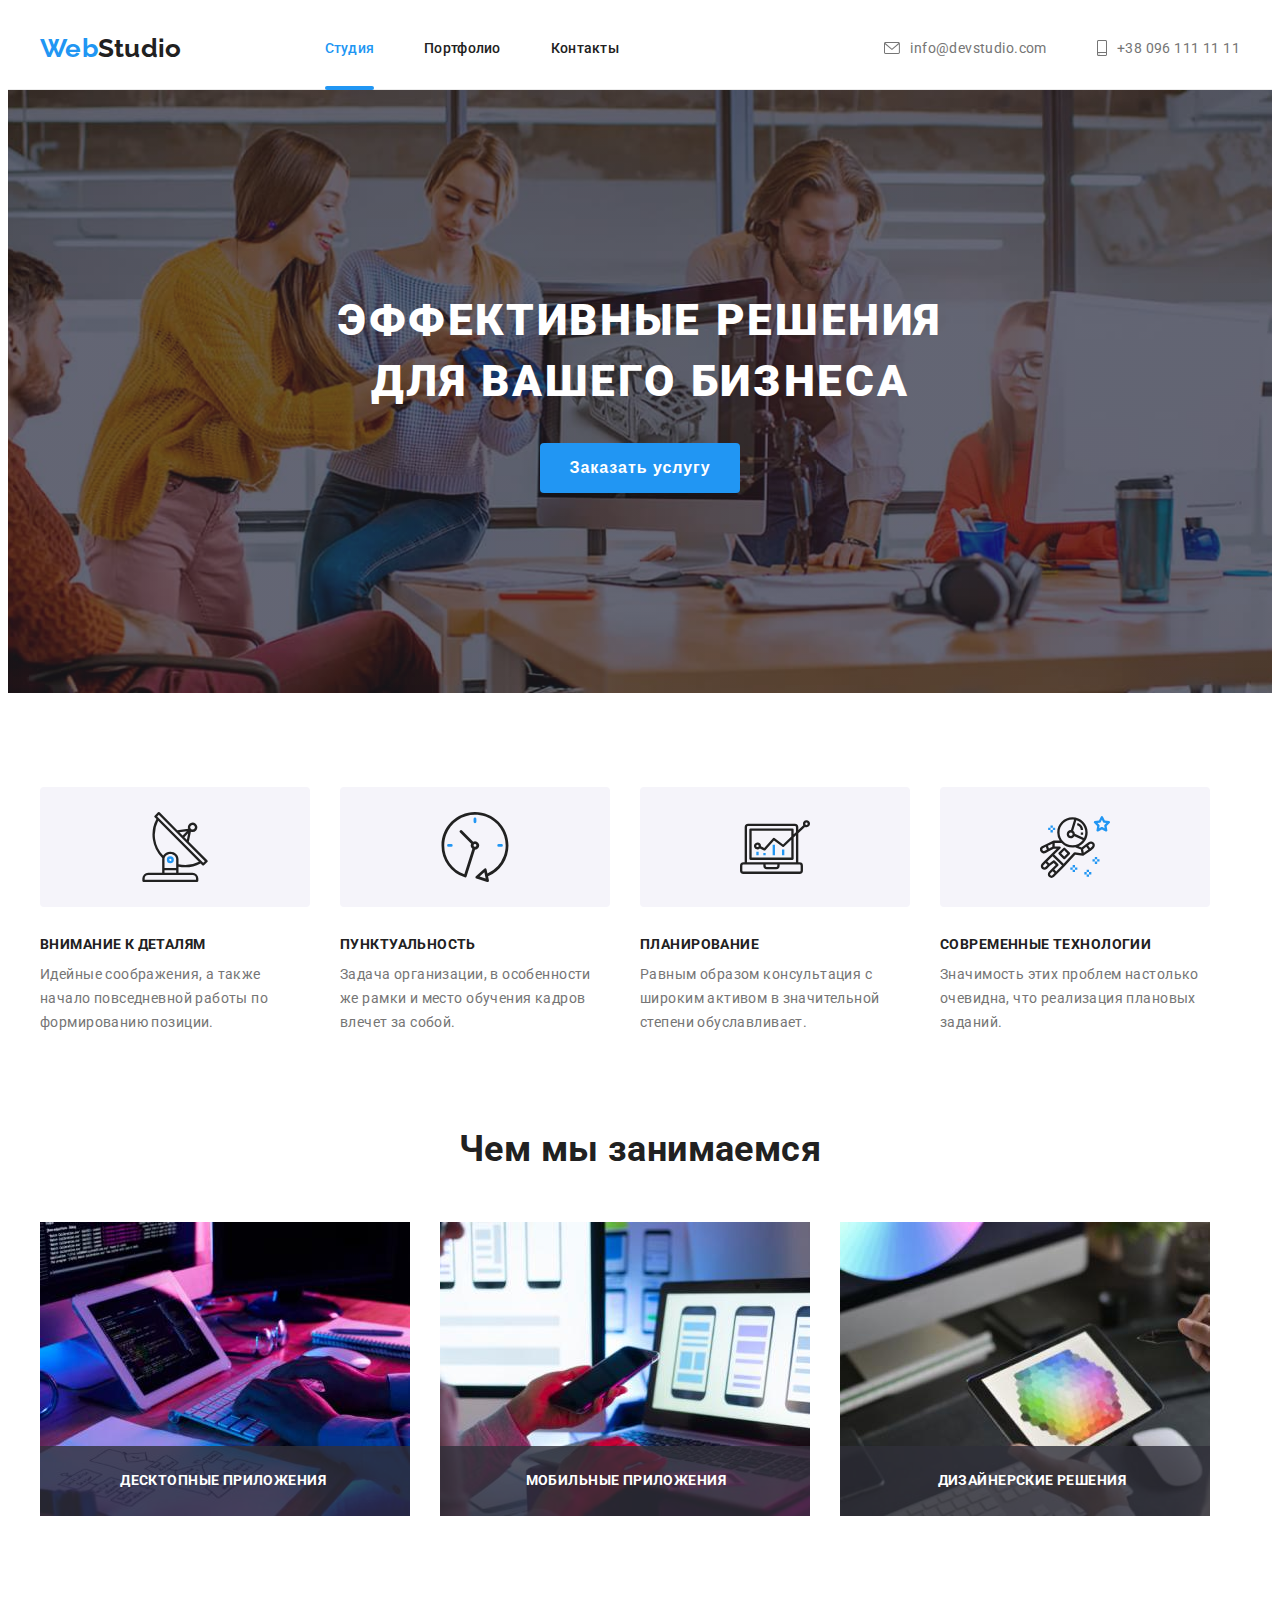
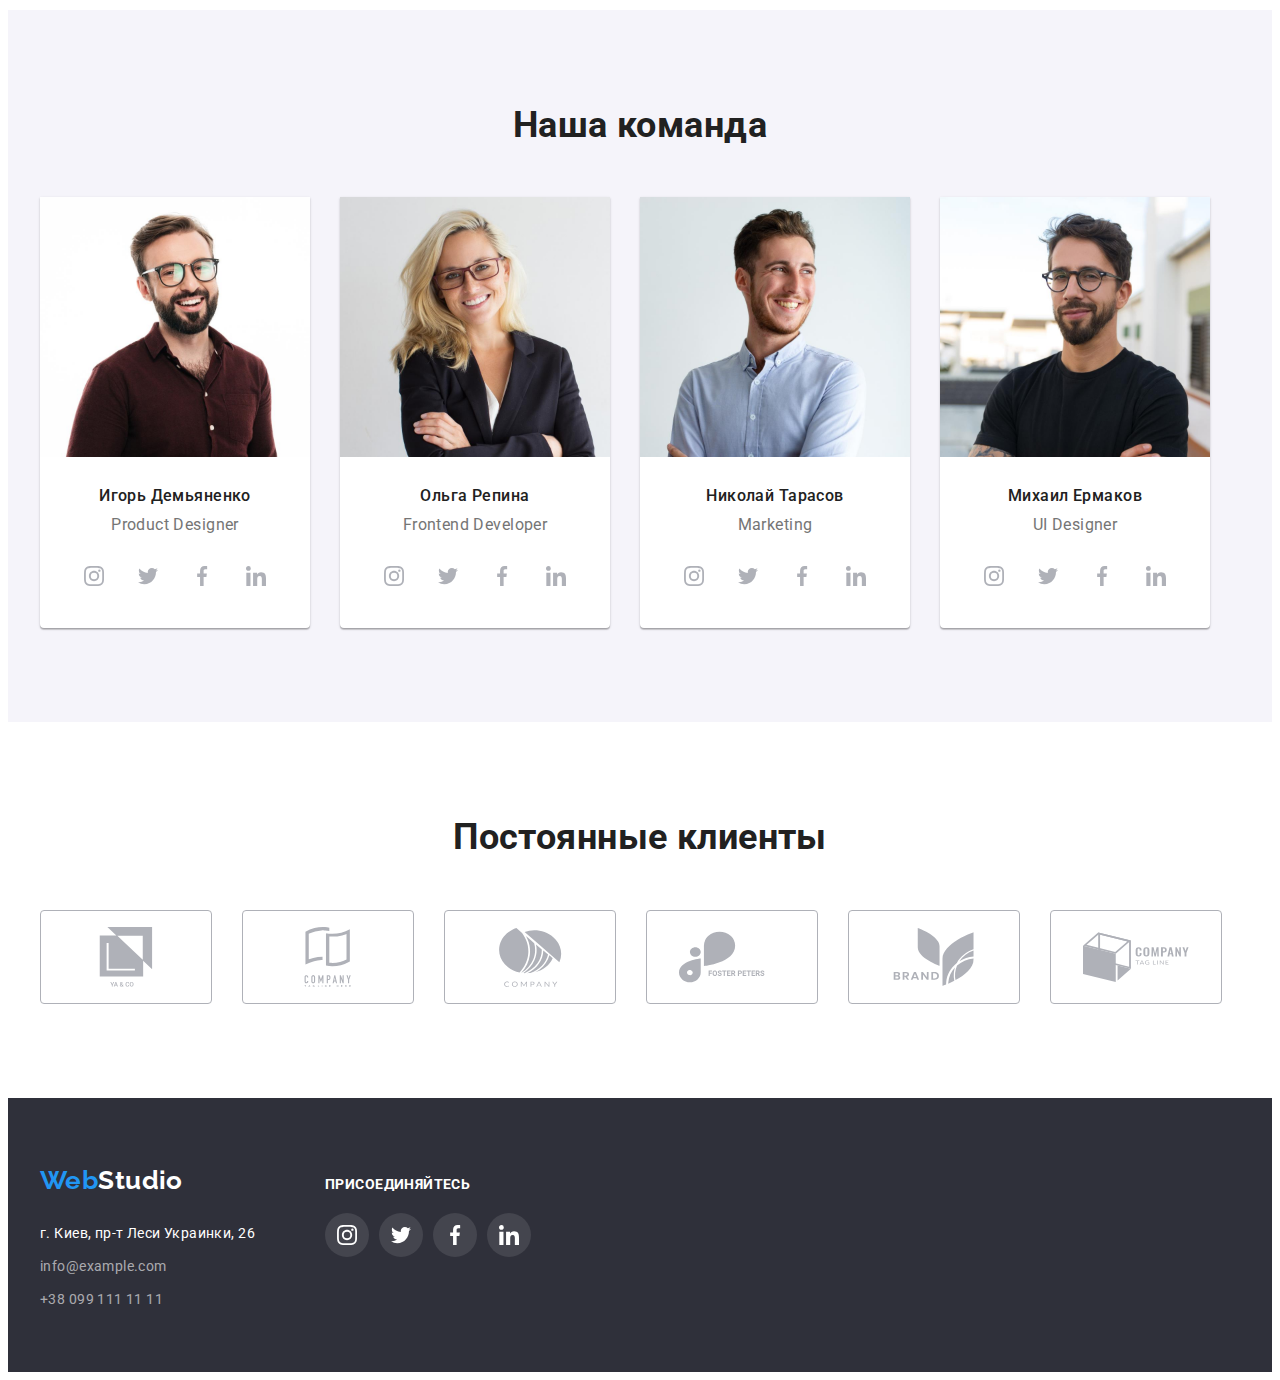
<file: index.html>
<!DOCTYPE html>
<html lang="ru">
<head>
    <meta charset="UTF-8">
    <meta http-equiv="X-UA-Compatible" content="IE=edge">
    <meta name="viewport" content="width=device-width, initial-scale=1.0">
    <title>Студия</title>
    <link href="https://fonts.googleapis.com/css2?family=Raleway:wght@700&family=Roboto:wght@400;500;700;900&display=swap" rel="stylesheet">
    <link rel="stylesheet" href="https://cdnjs.cloudflare.com/ajax/libs/modern-normalize/1.1.0/modern-normalize.min.css" integrity="sha512-wpPYUAdjBVSE4KJnH1VR1HeZfpl1ub8YT/NKx4PuQ5NmX2tKuGu6U/JRp5y+Y8XG2tV+wKQpNHVUX03MfMFn9Q==" crossorigin="anonymous" referrerpolicy="no-referrer" />
    <link rel="stylesheet" href="css/styles.css">
</head>
<body>
    <header class="header">
        <div class="container nav-list">
            <nav class="nav nav-list">
                <a href="index.html" class="link logo">Web<span class="logo-header-accent">Studio</span></a>
                <ul class="list nav-list">
                    <li><a href="index.html" class="link nav-item current">Студия</a></li>
                    <li><a href="portfolio.html" class="link nav-item">Портфолио</a></li>
                    <li><a href="" class="link nav-item">Контакты</a></li>
                </ul>
            </nav>
            <ul class="list  nav-list">
                <li>
                    <a href="mailto:info@example.com" class="link nav-contacts">
                        <svg width="16" height="12" class="icon-header">
                            <use href="./images/icons-defs.svg#mail"></use>
                        </svg>
                    info@devstudio.com</a>
                </li>
                <li>
                    <a href="tel:+380991111111" class="link nav-contacts">
                        <svg width="10" height="16" class="icon-header">
                            <use href="./images//icons-defs.svg#phone"></use>
                        </svg>
                    +38 096 111 11 11</a>
                </li>
            </ul>
        </div>
    </header>
    <main>
        <section class="hero">
            <div class="container">
                <h1 class="hero-title">Эффективные решения для вашего бизнеса</h1>
                <button type="button" class="hero-button" data-modal-open>Заказать услугу</button>
                <div class="backdrop is-hidden" data-modal>
                    <div class="modal">
                        <button class="modal-btn" type="button" data-modal-close>
                            <svg class="modal-icon" width="18" height="18">
                                <use href="./images/icons-defs.svg#modal-close"></use>
                            </svg>
                        </button>
                    </div>
                </div>
            </div>
        </section>
        <section class="section instruments">
            <div class="container">
                <h2 class="visually-hidden">Инструменты работы</h2>
                <ul class="list instruments-list"> 
                    <li class="instruments-item">
                        <div class="instruments-icon-list">
                            <svg class="icon-instruments">
                                <use href="./images/icons-defs.svg#antenna"></use>
                            </svg>
                        </div>
                        <h3 class="instruments-title">Внимание к деталям</h3>
                        <p class="instruments-text">Идейные соображения, а также начало повседневной работы по формированию позиции.</p>
                    </li>
                    <li class="instruments-item">
                        <div class="instruments-icon-list">
                            <svg class="icon-instruments">
                                <use href="./images/icons-defs.svg#clock"></use>
                            </svg>
                        </div>
                        <h3 class="instruments-title">Пунктуальность</h3>
                        <p class="instruments-text">Задача организации, в особенности же рамки и место обучения кадров влечет за собой.</p>
                    </li>
                    <li class="instruments-item">
                        <div class="instruments-icon-list">
                            <svg class="icon-instruments">
                                <use href="./images/icons-defs.svg#diagram"></use>
                            </svg>
                        </div>
                        <h3 class="instruments-title">Планирование</h3>
                        <p class="instruments-text">Равным образом консультация с широким активом в значительной степени обуславливает.</p>
                    </li>
                    <li class="instruments-item">
                        <div class="instruments-icon-list">
                            <svg class="icon-instruments">
                                <use href="./images/icons-defs.svg#astronaut"></use>
                            </svg>
                        </div>
                        <h3 class="instruments-title">Современные технологии</h3>
                        <p class="instruments-text">Значимость этих проблем настолько очевидна, что реализация плановых заданий.</p>
                    </li>
                </ul>
            </div>            
        </section>
        <section class="section">
            <div class="container">
                <h2 class="content-title">Чем мы занимаемся</h2>
                <ul class="list  content-item">
                    <li class="content-card">
                        <div class="content-thumb">
                            <img src="./images/img1.jpg" alt="Кодинг" width="370">
                            <p class="content-description">Десктопные приложения</p>
                        </div>
                    </li>
                    <li class="content-card">
                        <div class="content-thumb">
                            <img src="./images/img2.jpg" alt="Оформление" width="370">
                            <p class="content-description">Мобильные приложения</p>
                        </div>
                    </li>
                    <li class="content-card">
                        <div class="content-thumb">
                            <img src="./images/img3.jpg" alt="Дизайн" width="370">
                            <p class="content-description">Дизайнерские решения</p>
                        </div>
                    </li>
                </ul>
            </div>            
        </section>
        <section class="section team">
            <div class="container">
                <h2 class="content-title">Наша команда</h2>
                <ul class="list content-item">
                    <li class="team-card">
                        <img src="./images/img4.jpg" alt="Игорь Демьяненко" width="270">
                        <div class="team-item">
                            <h3 class="team-title">Игорь Демьяненко</h3>
                            <p class="team-text">Product Designer</p>
                            <ul class="team-social-list list">
                                <li class="team-social-item">
                                    <a class="team-social-link link" 
                                    href="https://instagram.com"
                                    target="_blank"
                                    rel="noopener noreferrer"
                                    aria-label="instagram">
                                        <svg class="social-icon">
                                            <use href="./images/icons-defs.svg#instagram"></use>
                                        </svg>
                                    </a>
                                </li>
                                <li class="team-social-item">
                                    <a class="team-social-link link" 
                                    href="https://twitter.com"
                                    target="_blank"
                                    rel="noopener noreferrer"
                                    aria-label="twitter">
                                        <svg class="social-icon">
                                            <use href="./images/icons-defs.svg#twitter"></use>
                                        </svg>
                                    </a>
                                </li>
                                <li class="team-social-item">
                                    <a class="team-social-link link" 
                                    href="https://facebook.com"
                                    target="_blank"
                                    rel="noopener noreferrer"
                                    aria-label="facebook">
                                        <svg class="social-icon">
                                            <use href="./images/icons-defs.svg#facebook"></use>
                                        </svg>
                                    </a>
                                </li>
                                <li class="team-social-item">
                                    <a class="team-social-link link" 
                                    href="https://linkedin.com"
                                    target="_blank"
                                    rel="noopener noreferrer"
                                    aria-label="linkedin">
                                        <svg class="social-icon">
                                            <use href="./images/icons-defs.svg#linkedin"></use>
                                        </svg>
                                    </a>
                                </li>
                            </ul>
                        </div>                         
                    </li>
                    <li class="team-card">
                        <img src="./images/img5.jpg" alt="Ольга Репина" width="270">
                        <div class="team-item">
                            <h3 class="team-title">Ольга Репина</h3>
                            <p class="team-text">Frontend Developer</p>
                            <ul class="team-social-list list">
                                <li class="team-social-item">
                                    <a class="team-social-link link" 
                                    href="https://instagram.com"
                                    target="_blank"
                                    rel="noopener noreferrer"
                                    aria-label="instagram">
                                        <svg class="social-icon">
                                            <use href="./images/icons-defs.svg#instagram"></use>
                                        </svg>
                                    </a>
                                </li>
                                <li class="team-social-item">
                                    <a class="team-social-link link" 
                                    href="https://twitter.com"
                                    target="_blank"
                                    rel="noopener noreferrer"
                                    aria-label="twitter">
                                        <svg class="social-icon">
                                            <use href="./images/icons-defs.svg#twitter"></use>
                                        </svg>
                                    </a>
                                </li>
                                <li class="team-social-item">
                                    <a class="team-social-link link" 
                                    href="https://facebook.com"
                                    target="_blank"
                                    rel="noopener noreferrer"
                                    aria-label="facebook">
                                        <svg class="social-icon">
                                            <use href="./images/icons-defs.svg#facebook"></use>
                                        </svg>
                                    </a>
                                </li>
                                <li class="team-social-item">
                                    <a class="team-social-link link" 
                                    href="https://linkedin.com"
                                    target="_blank"
                                    rel="noopener noreferrer"
                                    aria-label="linkedin">
                                        <svg class="social-icon">
                                            <use href="./images/icons-defs.svg#linkedin"></use>
                                        </svg>
                                    </a>
                                </li>
                            </ul>
                        </div> 
                    </li>
                    <li class="team-card">
                        <img src="./images/img6.jpg" alt="Николай Тарасов" width="270">
                        <div class="team-item">
                            <h3 class="team-title">Николай Тарасов</h3>
                            <p class="team-text">Marketing</p>
                            <ul class="team-social-list list">
                                <li class="team-social-item">
                                    <a class="team-social-link link" 
                                    href="https://instagram.com"
                                    target="_blank"
                                    rel="noopener noreferrer"
                                    aria-label="instagram">
                                        <svg class="social-icon">
                                            <use href="./images/icons-defs.svg#instagram"></use>
                                        </svg>
                                    </a>
                                </li>
                                <li class="team-social-item">
                                    <a class="team-social-link link" 
                                    href="https://twitter.com"
                                    target="_blank"
                                    rel="noopener noreferrer"
                                    aria-label="twitter">
                                        <svg class="social-icon">
                                            <use href="./images/icons-defs.svg#twitter"></use>
                                        </svg>
                                    </a>
                                </li>
                                <li class="team-social-item">
                                    <a class="team-social-link link" 
                                    href="https://facebook.com"
                                    target="_blank"
                                    rel="noopener noreferrer"
                                    aria-label="facebook">
                                        <svg class="social-icon">
                                            <use href="./images/icons-defs.svg#facebook"></use>
                                        </svg>
                                    </a>
                                </li>
                                <li class="team-social-item">
                                    <a class="team-social-link link" 
                                    href="https://linkedin.com"
                                    target="_blank"
                                    rel="noopener noreferrer"
                                    aria-label="linkedin">
                                        <svg class="social-icon">
                                            <use href="./images/icons-defs.svg#linkedin"></use>
                                        </svg>
                                    </a>
                                </li>
                            </ul>
                        </div>
                    </li>
                    <li class="team-card">
                        <img src="./images/img7.jpg" alt="Михаил Ермаков" width="270">
                        <div class="team-item">
                            <h3 class="team-title">Михаил Ермаков</h3>
                            <p class="team-text">UI Designer</p> 
                            <ul class="team-social-list list">
                                <li class="team-social-item">
                                    <a class="team-social-link link" 
                                    href="https://instagram.com"
                                    target="_blank"
                                    rel="noopener noreferrer"
                                    aria-label="instagram">
                                        <svg class="social-icon">
                                            <use href="./images/icons-defs.svg#instagram"></use>
                                        </svg>
                                    </a>
                                </li>
                                <li class="team-social-item">
                                    <a class="team-social-link link" 
                                    href="https://twitter.com"
                                    target="_blank"
                                    rel="noopener noreferrer"
                                    aria-label="twitter">
                                        <svg class="social-icon">
                                            <use href="./images/icons-defs.svg#twitter"></use>
                                        </svg>
                                    </a>
                                </li>
                                <li class="team-social-item">
                                    <a class="team-social-link link" 
                                    href="https://facebook.com"
                                    target="_blank"
                                    rel="noopener noreferrer"
                                    aria-label="facebook">
                                        <svg class="social-icon">
                                            <use href="./images/icons-defs.svg#facebook"></use>
                                        </svg>
                                    </a>
                                </li>
                                <li class="team-social-item">
                                    <a class="team-social-link link" 
                                    href="https://linkedin.com"
                                    target="_blank"
                                    rel="noopener noreferrer"
                                    aria-label="linkedin">
                                        <svg class="social-icon">
                                            <use href="./images/icons-defs.svg#linkedin"></use>
                                        </svg>
                                    </a>
                                </li>
                            </ul>
                        </div>
                    </li>
                </ul>
            </div>            
        </section>
        <section class="section">
            <div class="container">
                <h2 class="content-title">Постоянные клиенты</h2>
                <ul class="client-list list">
                    <li>
                        <a href="" class="client-icon-item">
                            <svg class="icon-client">
                                <use href="./images/icons-defs.svg#logo1"></use>
                            </svg>
                        </a>
                    </li>
                    <li>
                        <a href="" class="client-icon-item">
                            <svg class="icon-client">
                                <use href="./images/icons-defs.svg#logo2"></use>
                            </svg>
                        </a>
                    </li>
                    <li>
                        <a href="" class="client-icon-item">
                            <svg class="icon-client">
                                <use href="./images/icons-defs.svg#logo3"></use>
                            </svg>
                        </a>
                    </li>
                    <li>
                        <a href="" class="client-icon-item">
                            <svg class="icon-client">
                                <use href="./images/icons-defs.svg#logo4"></use>
                            </svg>
                        </a>
                    </li>
                    <li>
                        <a href="" class="client-icon-item">
                            <svg class="icon-client">
                                <use href="./images/icons-defs.svg#logo5"></use>
                            </svg>
                        </a>
                    </li>
                    <li>
                        <a href="" class="client-icon-item">
                            <svg class="icon-client">
                                <use href="./images/icons-defs.svg#logo6"></use>
                            </svg>
                        </a>
                    </li>
                </ul>
            </div>
        </section>
    </main>
    <footer class="footer">
        <div class="container footer-box">
            <div class="footer-address">
                <a href="index.html" class="link logo">Web<span class="logo-footer-accent">Studio</span></a>
                <address class="address-link">
                    <ul class="list">
                        <li>
                            <a href="https://bit.ly/3pXMvUd" 
                            target="_blank" rel="noopener noreferrer nofollow" class="link address">
                            г. Киев, пр-т Леси Украинки, 26</a>
                        </li>
                        <li class="contacts-link">
                            <a href="mailto:info@example.com" class="link footer-contacts">info@example.com</a>
                        </li>
                        <li class="contacts-link">
                            <a href="tel:+380991111111" class="link footer-contacts">+38 099 111 11 11</a>
                        </li>
                    </ul>
                </address>
            </div>
            <div class="footer-soclinks">
                <p class="footer-social-title">присоединяйтесь</p>
                <ul class="team-social-list list">
                    <li class="team-social-item">
                        <a class="footer-social-link link" 
                        href="https://instagram.com"
                        target="_blank"
                        rel="noopener noreferrer"
                        aria-label="instagram">
                            <svg class="social-icon">
                                <use href="./images/icons-defs.svg#instagram"></use>
                            </svg>
                        </a>
                    </li>
                    <li class="team-social-item">
                        <a class="footer-social-link link" 
                        href="https://twitter.com"
                        target="_blank"
                        rel="noopener noreferrer"
                        aria-label="twitter">
                            <svg class="social-icon">
                                <use href="./images/icons-defs.svg#twitter"></use>
                            </svg>
                        </a>
                    </li>
                    <li class="team-social-item">
                        <a class="footer-social-link link" 
                        href="https://facebook.com"
                        target="_blank"
                        rel="noopener noreferrer"
                        aria-label="facebook">
                            <svg class="social-icon">
                                <use href="./images/icons-defs.svg#facebook"></use>
                            </svg>
                        </a>
                    </li>
                    <li class="team-social-item">
                        <a class="footer-social-link link" 
                        href="https://linkedin.com"
                        target="_blank"
                        rel="noopener noreferrer"
                        aria-label="linkedin">
                            <svg class="social-icon">
                                <use href="./images/icons-defs.svg#linkedin"></use>
                            </svg>
                        </a>
                    </li>
                </ul>
            </div> 
        </div>             
    </footer>
    <script src="./js/modal.js"></script>    
</body>
</html>
</file>
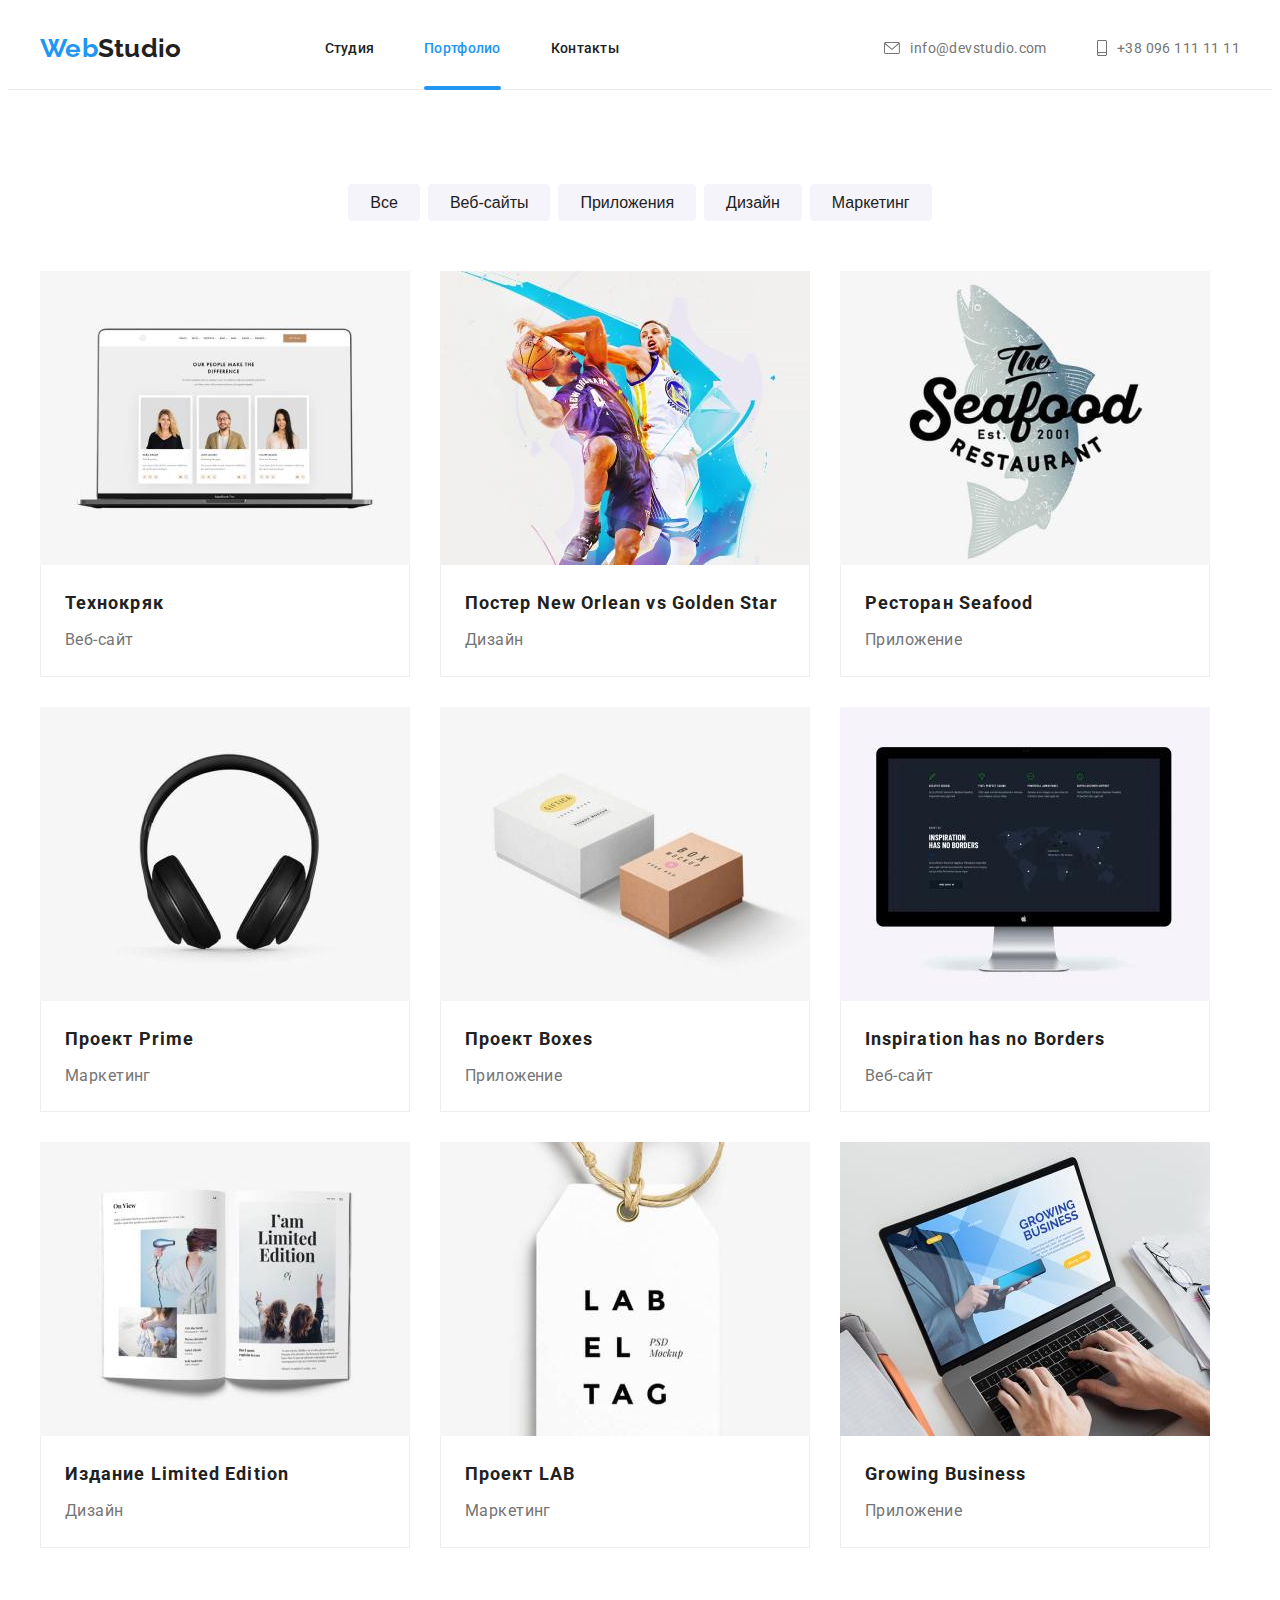
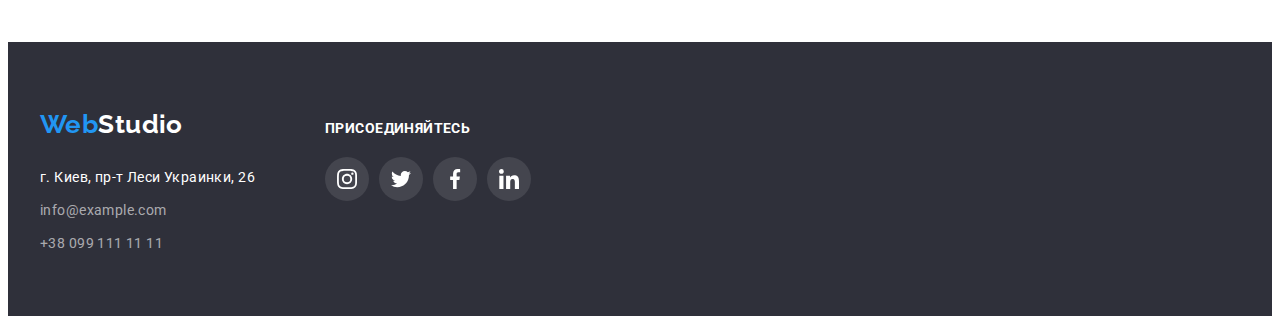
<file: portfolio.html>
<!DOCTYPE html>
<html lang="ru">
<head>
    <meta charset="UTF-8">
    <meta http-equiv="X-UA-Compatible" content="IE=edge">
    <meta name="viewport" content="width=device-width, initial-scale=1.0">
    <title>Портфолио</title>
    <link href="https://fonts.googleapis.com/css2?family=Raleway:wght@700&family=Roboto:wght@400;500;700;900&display=swap" rel="stylesheet">
    <link rel="stylesheet" href="https://cdnjs.cloudflare.com/ajax/libs/modern-normalize/1.1.0/modern-normalize.min.css" integrity="sha512-wpPYUAdjBVSE4KJnH1VR1HeZfpl1ub8YT/NKx4PuQ5NmX2tKuGu6U/JRp5y+Y8XG2tV+wKQpNHVUX03MfMFn9Q==" crossorigin="anonymous" referrerpolicy="no-referrer" />
    <link rel="stylesheet" href="css/styles.css">
</head>
<body>
    <header class="header">
        <div class="container  nav-list">
            <nav class="nav  nav-list">
                <a href="index.html" class="link logo">Web<span class="logo-header-accent">Studio</span></a>
                <ul class="list nav-list">
                    <li><a href="index.html" class="link  nav-item">Студия</a></li>
                    <li><a href="portfolio.html" class="link nav-item current">Портфолио</a></li>
                    <li><a href="" class="link nav-item">Контакты</a></li>
                </ul>
            </nav>
            <ul class="list nav-list">
                <li>
                    <a href="mailto:info@example.com" class="link nav-contacts">
                        <svg width="16" height="12" class="icon-header">
                            <use href="./images/icons-defs.svg#mail"></use>
                        </svg>
                    info@devstudio.com</a>
                </li>
                <li>
                    <a href="tel:+380991111111" class="link nav-contacts">
                        <svg width="10" height="16" class="icon-header">
                            <use href="./images//icons-defs.svg#phone"></use>
                        </svg>
                    +38 096 111 11 11</a>
                </li>
            </ul>
        </div>
    </header>
    <main>
        <section class="portfolio">
            <div class="container">
                <h1 class="visually-hidden">Наши проекты</h1>
                <ul class="list filter-list">
                    <li><button type="button" class="filter-button">Все</button></li>
                    <li><button type="button" class="filter-button">Веб-сайты</button></li>
                    <li><button type="button" class="filter-button">Приложения</button></li>
                    <li><button type="button" class="filter-button">Дизайн</button></li>
                    <li><button type="button" class="filter-button">Маркетинг</button></li>
                </ul>
                <ul class="list project-list">
                    <li class="project-card">
                        <a href="" class="project-item">
                            <div class="project-thumb">
                                <img src="./images/img8.jpg" alt="Технокряк" width="370">
                                <div class="project-overlay">
                                    <p class="project-description">
                                        Ресурс предлагает комплексные предложения с разным уровнем функционала и сервисов. Все это позволит посетителю получить исчерпывающие сведения о компании или частном лице.
                                    </p>
                                </div>                                
                            </div>                            
                            <div class="project-content">
                                <h2 class="project-title">Технокряк</h2>
                                <p class="project-text">Веб-сайт</p>
                            </div>                           
                        </a>
                    </li>
                    <li class="project-card">
                        <a href="" class="project-item">
                            <div class="project-thumb">
                                <img src="./images/img9.jpg" alt="Постер New Orlean vs Golden Star" width="370">
                                <div class="project-overlay">
                                    <p class="project-description">
                                        Ресурс предлагает комплексные предложения с разным уровнем функционала и сервисов. Все это позволит посетителю получить исчерпывающие сведения о компании или частном лице.
                                    </p>
                                </div>
                            </div>                            
                            <div class="project-content">
                                <h2 class="project-title">Постер New Orlean vs Golden Star</h2>
                                <p class="project-text">Дизайн</p>
                            </div>                            
                        </a>
                    </li>
                    <li class="project-card">
                        <a href="" class="project-item">
                            <div class="project-thumb">
                                <img src="./images/img10.jpg" alt="Ресторан Seafood" width="370">
                                <div class="project-overlay">
                                    <p class="project-description">
                                        Ресурс предлагает комплексные предложения с разным уровнем функционала и сервисов. Все это позволит посетителю получить исчерпывающие сведения о компании или частном лице.
                                    </p>
                                </div>
                            </div>                            
                            <div class="project-content">
                                <h2 class="project-title">Ресторан Seafood</h2>
                                <p class="project-text">Приложение</p>
                            </div>                            
                        </a>
                    </li>
                    <li class="project-card">
                        <a href="" class="project-item">
                            <div class="project-thumb">
                                <img src="./images/img11.jpg" alt="Проект Prime" width="370">
                                <div class="project-overlay">
                                    <p class="project-description">
                                        Ресурс предлагает комплексные предложения с разным уровнем функционала и сервисов. Все это позволит посетителю получить исчерпывающие сведения о компании или частном лице.
                                    </p>
                                </div>
                            </div>                            
                            <div class="project-content">
                                <h2 class="project-title">Проект Prime</h2>
                                <p class="project-text">Маркетинг</p>
                            </div>                            
                        </a>
                    </li>
                    <li class="project-card">
                        <a href="" class="project-item">
                            <div class="project-thumb">
                                <img src="./images/img12.jpg" alt="Проект Boxes" width="370">
                                <div class="project-overlay">
                                    <p class="project-description">
                                        Ресурс предлагает комплексные предложения с разным уровнем функционала и сервисов. Все это позволит посетителю получить исчерпывающие сведения о компании или частном лице.
                                    </p>
                                </div>
                            </div>                            
                            <div class="project-content">
                                <h2 class="project-title">Проект Boxes</h2>
                                <p class="project-text">Приложение</p>
                            </div>                            
                        </a>
                    </li>
                    <li class="project-card">
                        <a href="" class="project-item">
                            <div class="project-thumb">
                                <img src="./images/img13.jpg" alt="Inspiration has no Borders" width="370">
                                <div class="project-overlay">
                                    <p class="project-description">
                                        Ресурс предлагает комплексные предложения с разным уровнем функционала и сервисов. Все это позволит посетителю получить исчерпывающие сведения о компании или частном лице.
                                    </p>
                                </div>
                            </div>                            
                            <div class="project-content">
                                <h2 class="project-title">Inspiration has no Borders</h2>
                                <p class="project-text">Веб-сайт</p>
                            </div>                            
                        </a>
                    </li>
                    <li class="project-card">
                        <a href="" class="project-item">
                            <div class="project-thumb">
                                <img src="./images/img14.jpg" alt="Издание Limited Edition" width="370">
                                <div class="project-overlay">
                                    <p class="project-description">
                                        Ресурс предлагает комплексные предложения с разным уровнем функционала и сервисов. Все это позволит посетителю получить исчерпывающие сведения о компании или частном лице.
                                    </p>
                                </div>
                            </div>
                            <div class="project-content">
                                <h2 class="project-title">Издание Limited Edition</h2>
                                <p class="project-text">Дизайн</p>
                            </div>                            
                        </a>
                    </li>
                    <li class="project-card">
                        <a href="" class="project-item">
                            <div class="project-thumb">
                                <img src="./images/img15.jpg" alt="Проект LAB" width="370">
                                <div class="project-overlay">
                                    <p class="project-description">
                                        Ресурс предлагает комплексные предложения с разным уровнем функционала и сервисов. Все это позволит посетителю получить исчерпывающие сведения о компании или частном лице.
                                    </p>
                                </div>
                            </div>                            
                            <div class="project-content">
                                <h2 class="project-title">Проект LAB</h2>
                                <p class="project-text">Маркетинг</p>
                            </div>                            
                        </a>
                    </li>
                    <li class="project-card">
                        <a href="" class="project-item">
                            <div class="project-thumb">
                                <img src="./images/img16.jpg" alt="Growing Business" width="370">
                                <div class="project-overlay">
                                    <p class="project-description">
                                        Ресурс предлагает комплексные предложения с разным уровнем функционала и сервисов. Все это позволит посетителю получить исчерпывающие сведения о компании или частном лице.
                                    </p>
                                </div>
                            </div>                            
                            <div class="project-content">
                                <h2 class="project-title">Growing Business</h2>
                                <p class="project-text">Приложение</p>
                            </div>                            
                        </a>
                    </li>
                </ul>
            </div>            
        </section>
    </main>
    <footer class="footer">
        <div class="container footer-box">
            <div class="footer-address">
                <a href="index.html" class="link logo">Web<span class="logo-footer-accent">Studio</span></a>
                <address class="address-link">
                    <ul class="list">
                        <li>
                            <a href="https://bit.ly/3pXMvUd" 
                            target="_blank" rel="noopener noreferrer nofollow" class="link address">
                            г. Киев, пр-т Леси Украинки, 26</a>
                        </li>
                        <li class="contacts-link">
                            <a href="mailto:info@example.com" class="link footer-contacts">info@example.com</a>
                        </li>
                        <li class="contacts-link">
                            <a href="tel:+380991111111" class="link footer-contacts">+38 099 111 11 11</a>
                        </li>
                    </ul>
                </address>
            </div>
            <div class="footer-soclinks">
                <p class="footer-social-title">присоединяйтесь</p>
                <ul class="team-social-list list">
                    <li class="team-social-item">
                        <a class="footer-social-link link" 
                        href="https://instagram.com"
                        target="_blank"
                        rel="noopener noreferrer"
                        aria-label="instagram">
                            <svg class="social-icon">
                                <use href="./images/icons-defs.svg#instagram"></use>
                            </svg>
                        </a>
                    </li>
                    <li class="team-social-item">
                        <a class="footer-social-link link" 
                        href="https://twitter.com"
                        target="_blank"
                        rel="noopener noreferrer"
                        aria-label="twitter">
                            <svg class="social-icon">
                                <use href="./images/icons-defs.svg#twitter"></use>
                            </svg>
                        </a>
                    </li>
                    <li class="team-social-item">
                        <a class="footer-social-link link" 
                        href="https://facebook.com"
                        target="_blank"
                        rel="noopener noreferrer"
                        aria-label="facebook">
                            <svg class="social-icon">
                                <use href="./images/icons-defs.svg#facebook"></use>
                            </svg>
                        </a>
                    </li>
                    <li class="team-social-item">
                        <a class="footer-social-link link" 
                        href="https://linkedin.com"
                        target="_blank"
                        rel="noopener noreferrer"
                        aria-label="linkedin">
                            <svg class="social-icon">
                                <use href="./images/icons-defs.svg#linkedin"></use>
                            </svg>
                        </a>
                    </li>
                </ul>
            </div> 
        </div>             
    </footer>      
</body>
</file>
<file: css/styles.css>
:root{
    --text-primary-color: rgba(117, 117, 117, 1);
    --text-secondary-color: rgba(33, 33, 33, 1);
    --accent-primary-color: rgba(255, 255, 255, 1);
    --accent-secondary-color: rgba(33, 150, 243, 1);
    --hero-button-accent-color:rgba(24, 140, 232, 1);
    --hero-background-color: rgba(47, 48, 58, 1);
    --accent-background-color: rgba(245, 244, 250, 1);
    --box-shadow-color: rgba(0, 0, 0, 0.14);
    --header-border-color: #ececec;
    --portfolio-box-border: #eeeeee;
    --footer-contacts-color: rgba(255, 255, 255, 0.6);
    --icon-color: rgba(175, 177, 184, 1);
    --icon-bgcolor: rgba(255, 255, 255, 0.1);
    --overlay-gradient-color: rgba(47, 48, 58, 0.4);
    --project-overlay: rgba(33, 150, 243, 0.9);
    --product-overlay: rgba(47, 48, 58, 0.8);
    --modal-overlay: rgba(0, 0, 0, 0.2);
    --anima-timing: 250ms cubic-bezier(0.4, 0, 0.2, 1);
}
.visually-hidden {
    position: absolute;
    white-space: nowrap;
    width: 1px;
    height: 1px;
    overflow: hidden;
    border: 0;
    padding: 0;
    clip: rect(0 0 0 0);
    clip-path: inset(50%);
    margin: -1px;
}
body{
    font-family: 'Roboto', sans-serif;
    font-size: 14px;
    line-height: 1.2;
    letter-spacing: 0.03em;
    color: var(--text-primary-color);
    background-color: var(--accent-primary-color);
}
p,
h1,
h2,
h3{
    margin-bottom: 0;
}
img{
    display: block;
    max-width: 100%;
    height: auto;
}
.link{
    text-decoration: none;
}
.list{
    list-style: none;
    margin: 0;
    padding: 0;
}
.section{
    padding-top: 94px;
    padding-bottom: 94px;
}
.container{
    width: 1200px;
    padding-left: 15px;
    padding-right: 15px;
    margin-left: auto;
    margin-right: auto;
}
/* шапка */
.header{
    border-bottom: 1px solid var(--header-border-color);
}
.header .logo{
    margin-right: 93px;
}
.logo{
    font-family: 'Raleway', sans-serif;
    font-style: normal;
    font-weight: 700;
    font-size: 26px;
    text-decoration: none;
    color: var(--accent-secondary-color);
}
.logo-header-accent{
    color: var(--text-secondary-color);
}
.nav{
    font-weight: 500;
    letter-spacing: 0.02em; 
}
.nav-list{
    display: flex;  
    align-items: center;
    justify-content: space-between;
    gap: 50px;
}
.nav-item{
    position: relative;
    display: inline-block;
    padding-top: 32px;
    padding-bottom: 32px;
    color: var(--text-secondary-color);
    transition: color var(--anima-timing);
}
.nav-contacts{
    display: flex;
    align-items: center;
    padding-top: 32px;
    padding-bottom: 32px;
    color: var(--text-primary-color);
    transition: color var(--anima-timing);
}
.nav-item:hover,
.nav-item:focus,
.nav-contacts:hover,
.nav-contacts:focus{
    color: var(--accent-secondary-color);
}
.current{
    color: var(--accent-secondary-color);
}
.icon-header{
    margin-right: 10px;
    fill: currentColor;
}
.nav-item.current::after{
    content: '';
    display: inline-block;
    position: absolute;
    left: 0;
    bottom: -1px;
    width: 100%;
    height: 4px;
    border-radius: 2px;
    background-color: var(--accent-secondary-color);
}
/* герой */
.hero{
    max-width: 1600px;
    margin-left: auto;
    margin-right: auto;
    padding-top: 200px;
    padding-bottom: 200px;
    text-align: center;
    background-color: var(--hero-background-color);
    background-image: linear-gradient(to right, var(--overlay-gradient-color), var(--overlay-gradient-color)), 
        url(../images/bg-hero.jpg);
    background-position: center;
    background-repeat: no-repeat;
    background-size: cover;
    
}
.hero-title{
    margin: auto;
    width: 696px;    
    font-weight: 900;
    font-size: 44px;
    line-height: 1.4;
    letter-spacing: 0.06em;
    text-transform: uppercase;
    color: var(--accent-primary-color);
}
.hero-button{
    width: 200px;
    margin-top: 30px;
    width: 200px;
    height: 50px;
    font-weight: 700;
    font-size: 16px;
    line-height: 1.9;
    text-align: center;
    letter-spacing: 0.06em;
    color: var(--accent-primary-color);
    background-color: var(--accent-secondary-color);
    box-shadow: 0px 4px 4px var(--box-shadow);
    border: none;
    border-radius: 4px;
    cursor: pointer;
    transition: background-color var(--anima-timing);
}
.hero-button:hover,
.hero-button:focus{
    background-color: var(--hero-button-accent-color);
}

/* Модальное окно */
.backdrop{
    position: fixed;
    z-index: 1;
    top: 0;
    left: 0;
    width: 100%;
    height: 100%;
    background-color: var(--modal-overlay);
    transition: visibility 250ms, opacity 250ms;
}
.backdrop.is-hidden{
    opacity: 0;
    pointer-events: none;
    visibility: hidden;
}
.modal{
    position: absolute;
    top: 50%;
    left: 50%;
    transform: translate(-50%, -50%);
    width: 528px;
    height: 581px;
    background-color: var(--accent-primary-color);
    box-shadow: 0px 1px 3px rgba(0, 0, 0, 0.12), 
    0px 1px 1px rgba(0, 0, 0, 0.14), 
    0px 2px 1px rgba(0, 0, 0, 0.2);
    border-radius: 4px;
}
.modal-btn {
    position: absolute;
    display: flex;
    align-items: center;
    justify-content: center;
    cursor: pointer;
    width: 30px;
    height: 30px;
    top: 8px;
    right: 8px;
    padding: 6px;
    border-radius: 50%;
    border: 1px solid rgba(0, 0, 0, 0.1);
    background-color: var(--accent-primary-color);
}
.modal-icon{
    fill: var(--text-secondary-color);
}
/* инструменты */
.instruments{
    padding-bottom: 0;
}
.instruments-list{
    display: flex;
    flex-wrap: wrap;
}
.instruments-list .instruments-item{
    width: 270px;
    margin-right: 30px;
}
.instruments-item:last-child{
    margin-right: 0;
}
.instruments-title{
    margin: 0;
    padding: 0;
    font-weight: 700;
    font-size: 14px;
    line-height: 1.14;
    text-transform: uppercase;
    color: var(--text-secondary-color);
}
.instruments-text{
    margin-top: 10px;
    line-height: 1.7;
    color: var(--text-primary-color);
}
.instruments-icon-list{
    width: 270px;
    height: 120px;
    display: flex;
    align-items: center;
    justify-content: center;    
    margin-bottom: 30px;
    border-radius: 4px;
    background-color: var(--accent-background-color);
}
.icon-instruments{    
    width: 70px;
    height: 70px;    
}

/* особености */
.content-title{
    margin: 0;
    padding: 0;
    text-align: center;
    font-weight: 700;
    font-size: 36px;
    color: var(--text-secondary-color);
}
.content-item{
    display: flex;
    align-items: center;
    margin-top: 50px;
    gap: 30px;
}
.content-thumb{
    position: relative;
}
.content-thumb::before{
    position: absolute;
    content: '';
    bottom: 0;
    width: 100%;
    height: 70px;
    background-color: var(--product-overlay);
}
.content-description{
    position: absolute;
    display: flex;
    bottom: 27px;
    right: 84px;
    margin-top: 0;
    font-weight: 700;
    font-size: 14px;
    line-height: 1.14;
    text-align: center;
    letter-spacing: 0.03em;
    text-transform: uppercase;
    color: var(--accent-primary-color);
}
/* команда */
.team{
    margin-left: auto;
    margin-right: auto;
    font-size: 16px;
    background-color: var(--accent-background-color);
}
.team-item{
    padding: 30px;
    text-align: center;
}
.team-title{
    margin-top: 0;
    font-weight: 500;
    font-size: 16px;
    line-height: 1.18;
    color: var(--text-secondary-color);
}
.team-text{
    margin-top: 10px;
    font-size: 16px;
    line-height: 1.18;
}
.team-card{
    box-shadow: 0px 1px 3px var(--box-shadow-color), 0px 1px 1px var(--box-shadow-color), 0px 2px 1px var(--box-shadow-color);
    border-radius: 0px 0px 4px 4px;
    background-color: var(--accent-primary-color);
}
.team-social-list{
    display: flex;
    justify-content: center;
    gap: 10px;
    margin-top: 20px;    
}
.team-social-item{
    display: flex;
    align-content: center;
    justify-content: center;
    width: 44px;
    height: 44px;
    border-radius: 50%;
}
.team-social-link{
    fill: var(--icon-color);
    width: 100%;
    height: 100%;    
    display: flex;
    align-items: center;
    justify-content: center;
    border-radius: 50%;
    transition: background-color var(--anima-timing), fill var(--anima-timing); 
}
.team-social-link:hover,
.team-social-link:focus{
    background-color: var(--accent-secondary-color);
    fill: var(--accent-primary-color);
}
.social-icon{
    width: 20px;
    height: 20px;
}

/* клиенты */
.client-list{
    display: flex;
    margin-top: 50px;
    gap: 30px;
}
.client-icon-item{ 
    display: flex;
    align-items: center;
    justify-content: center;      
    width: 170px;
    height: 92px;
    color: var(--icon-color);       
    border: 1px solid var(--icon-color);
    border-radius: 4px;
    transition: color var(--anima-timing), border-color var(--anima-timing);
}
.client-icon-item:hover,
.client-icon-item:focus{
    color: var(--accent-secondary-color);
    border-color: var(--accent-secondary-color);
}
.icon-client{
    width: 106px;
    height: 60px;
    fill: currentColor;
}

/* портфолио */
.portfolio{
    padding-top: 94px;
    padding-bottom: 94px;
}
.filter-list{
    display: flex;
    justify-content: center;
    margin-bottom: 50px;
    gap: 8px;
    font-weight: 500;
    font-size: 16px;
    line-height: 1.6;
    text-align: center;
    color: var(--text-secondary-color)
}
.filter-button{
    align-content: center;
    padding: 6px 22px;
    font-weight: 500;
    font-size: 16px;
    line-height: 1.6;
    text-align: center;
    cursor: pointer;
    color: var(--text-secondary-color);
    background-color: var(--accent-background-color);
    border-radius: 4px;
    border: none;
    transition: color var(--anima-timing), background-color var(--anima-timing), box-shadow var(--anima-timing);
}
.filter-button:hover,
.filter-button:focus{
    color: var(--accent-primary-color);
    background-color: var(--accent-secondary-color);
    box-shadow: 0px 3px 1px var(--box-shadow-color), 0px 1px 2px var(--box-shadow-color), 0px 2px 2px var(--box-shadow-color);
}
.project-list{
    display: flex;
    flex-wrap: wrap;
    margin-right: -30px;
    margin-bottom: -30px;
}
.project-card{    
    width: 370px;   
    margin-right: 30px;
    margin-bottom: 30px;    
}
.project-item{
    display: block;
    text-decoration: none;
    transition: box-shadow var(--anima-timing);    
}
.project-item:hover,
.project-item:focus{
    box-shadow: 0px 1px 1px rgba(0, 0, 0, 0.12), 
    0px 4px 4px rgba(0, 0, 0, 0.06),
    1px 4px 6px rgba(0, 0, 0, 0.16);;
}
.project-list > .progect-card{
    flex-basis: calc(100%/3 -30px);
}
.project-content{
    padding: 20px 24px;
    border-left: 1px solid var(--portfolio-box-border);
    border-bottom: 1px solid var(--portfolio-box-border);
    border-right: 1px solid var(--portfolio-box-border);
}
.project-title{
    margin-top: 0;
    font-weight: 700;
    font-size: 18px;
    line-height: 2;
    letter-spacing: 0.06em;
    color: var(--text-secondary-color)
}
.project-text{
    margin-top: 4px;
    font-size: 16px;
    line-height: 1.9;
    color: var(--text-primary-color);
}
.project-thumb{
    position: relative; 
    overflow: hidden;
}
.project-overlay{
    display: flex;
    align-items: center;
    justify-content: center;
    position: absolute;
    top: 0;
    left: 0;
    content: '';
    width: 100%;
    height: 100%;
    background-color: var(--project-overlay);
    transform: translateY(100%);
    transition: var(--anima-timing);    
}
.project-description{
    margin: 0;
    padding: 63px 24px;
    font-weight: 400;
    font-size: 18px;
    line-height: 1.56;
    letter-spacing: 0.03em;
    color: var(--accent-primary-color);
}
.project-card:hover .project-overlay,
.progect-card:focus .project-overlay{
    transform: translateY(0);
}

/* подвал */
.footer{
    display: flex;
    padding-top: 60px;
    padding-bottom: 60px;
    line-height: 1.71;
    background-color: var(--hero-background-color);
}
.logo-footer-accent{
    color: var(--accent-primary-color);
}
.footer-address{
    margin-right: 70px;
}
.address-link{
    margin-top: 20px;
}
.contacts-link{
    margin-top: 9px;
}
.address{
    color: var(--accent-primary-color);
    list-style: none;
    font-style: normal;
    transition: color var(--anima-timing);
}
.footer-contacts{
    color: var(--footer-contacts-color);
    font-style: normal;
    transition: color var(--anima-timing);
}
.address:hover,
.footer-contacts:hover,
.address:focus,
.footer-contacts:focus{
    color: var(--accent-secondary-color);
}
.footer-box{
    display: flex;
    align-items: baseline;
}
.footer-social-title{
    margin: 0;
    font-weight: 700;
    font-size: 14px;
    line-height: 1.14;
    letter-spacing: 0.03em;
    text-transform: uppercase;
    color: var(--accent-primary-color);
}
.footer-social-link{
    fill: var(--accent-primary-color);
    background-color: var(--icon-bgcolor);
    width: 100%;
    height: 100%;    
    display: flex;
    align-items: center;
    justify-content: center;
    border-radius: 50%;
    transition: background-color var(--anima-timing);
}
.footer-social-link:hover,
.footer-social-link:focus{
    background-color: var(--accent-secondary-color);
}
</file>
